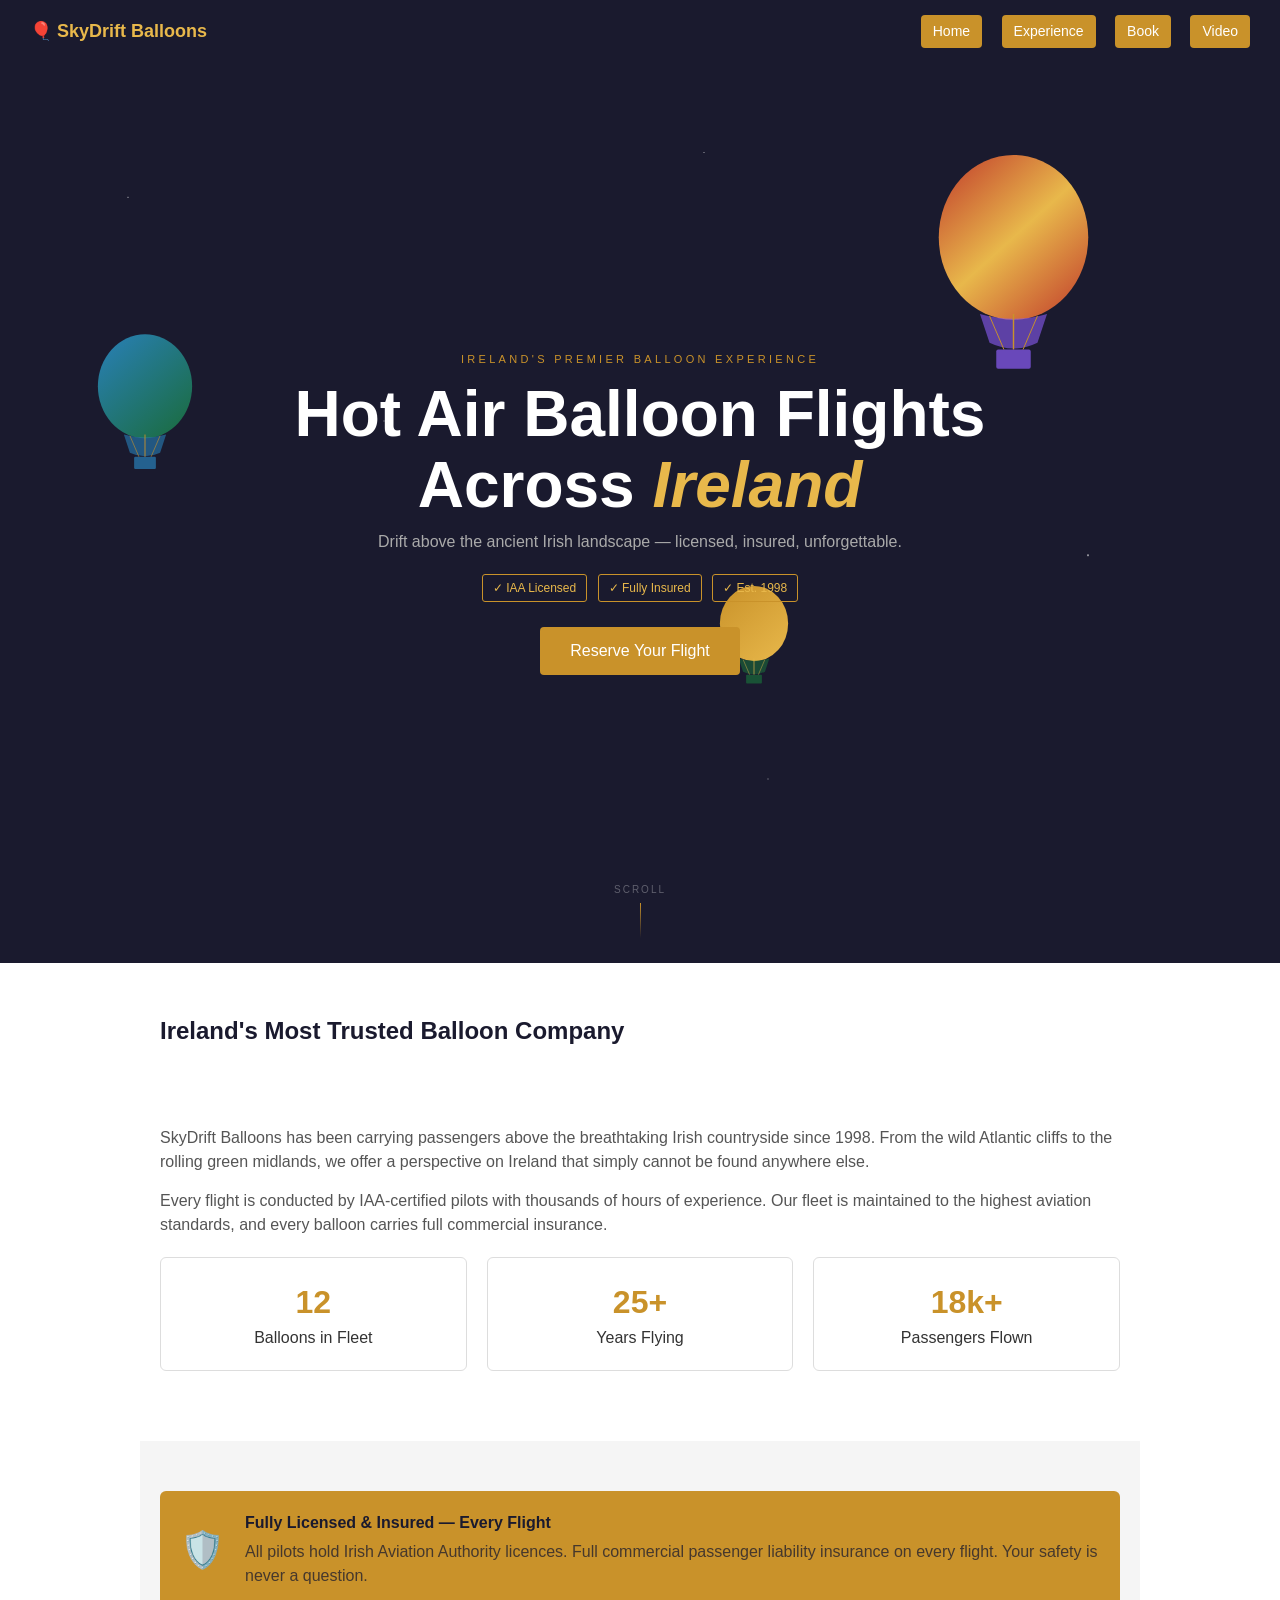
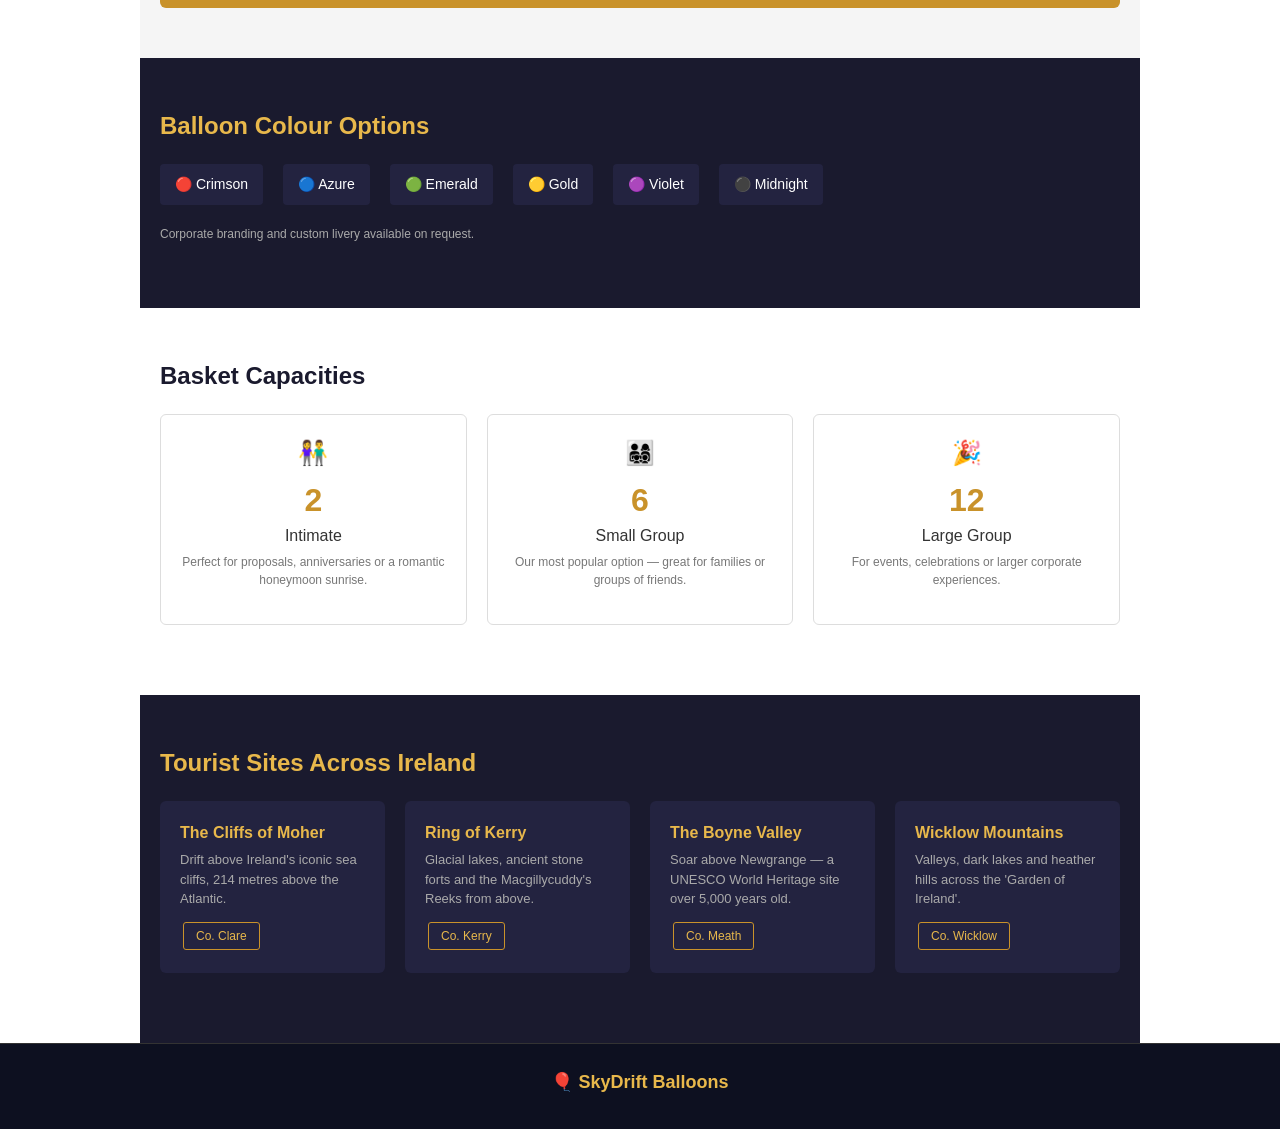
<file: index.html>
<!DOCTYPE html>
<html lang="en">
<head>
  <meta charset="UTF-8">
  <meta name="viewport" content="width=device-width, initial-scale=1.0">
  <title>SkyDrift Balloons — Ireland</title>
  <link rel="stylesheet" href="style.css">
</head>
<body>

<div class="header">
  <div class="logo"><a href="./index.html" style="text-decoration: none; color: inherit;">🎈 SkyDrift Balloons</a></div>
  <div class="nav">
    <a href="index.html" class="btn">Home</a>
    <a href="experience.html"class="btn">Experience</a>
    <a href="book.html" class="btn">Book</a>
    <a href="video.html" class="btn">Video</a>
  </div>
</div>

<section class="hero">
  <div class="stars"></div>
  
 <svg class="balloon-float" width="175" height="230"><use href="./images/baloon.svg#balloon-1"/></svg>
  <svg class="balloon-float" width="110" height="145"><use href="./images/baloon.svg#balloon-2"/></svg>
  <svg class="balloon-float" width="80"  height="105"><use href="./images/baloon.svg#balloon-3"/></svg>

  <div class="hero-content">
    <p class="hero-eyebrow">Ireland's Premier Balloon Experience</p>
    <h1 class="hero-title">Hot Air Balloon Flights<br>Across <em>Ireland</em></h1>
    <p class="hero-sub">Drift above the ancient Irish landscape — licensed, insured, unforgettable.</p>
    <div class="hero-badges">
      <span class="badge">✓ IAA Licensed</span>
      <span class="badge">✓ Fully Insured</span>
      <span class="badge">✓ Est. 1998</span>
    </div>
    <a href="book.html" class="hero-btn big">Reserve Your Flight</a>
  </div>

  <div class="scroll-hint">Scroll</div>
</section>

<div class="section">
  <h2>Ireland's Most Trusted Balloon Company</h2><br><br><br>
  <p>SkyDrift Balloons has been carrying passengers above the breathtaking Irish countryside since 1998. From the wild Atlantic cliffs to the rolling green midlands, we offer a perspective on Ireland that simply cannot be found anywhere else.</p>
  <p>Every flight is conducted by IAA-certified pilots with thousands of hours of experience. Our fleet is maintained to the highest aviation standards, and every balloon carries full commercial insurance.</p>
  
  <div class="row">
    <div class="card">
      <div class="big-number">12</div>
      <div>Balloons in Fleet</div>
    </div>
    <div class="card">
      <div class="big-number">25+</div>
      <div>Years Flying</div>
    </div>
    <div class="card">
      <div class="big-number">18k+</div>
      <div>Passengers Flown</div>
    </div>
  </div>
</div>


<div class="section gray">
  <div class="highlight">
    <div class="big-icon">🛡️</div>
    <div>
      <h3>Fully Licensed & Insured — Every Flight</h3>
      <p>All pilots hold Irish Aviation Authority licences. Full commercial passenger liability insurance on every flight. Your safety is never a question.</p>
    </div>
  </div>
</div>


<div class="section dark">
  <h2>Balloon Colour Options</h2>
  <div class="row">
    <div class="mini-card">🔴 Crimson</div>
    <div class="mini-card">🔵 Azure</div>
    <div class="mini-card">🟢 Emerald</div>
    <div class="mini-card">🟡 Gold</div>
    <div class="mini-card">🟣 Violet</div>
    <div class="mini-card">⚫ Midnight</div>
  </div>
  <p class="note">Corporate branding and custom livery available on request.</p>
</div>


<div class="section">
  <h2>Basket Capacities</h2>
  <div class="row">
    <div class="card">
      <div class="icon">👫</div>
      <div class="big-number">2</div>
      <div>Intimate</div>
      <p class="small">Perfect for proposals, anniversaries or a romantic honeymoon sunrise.</p>
    </div>
    <div class="card">
      <div class="icon">👨‍👩‍👧‍👦</div>
      <div class="big-number">6</div>
      <div>Small Group</div>
      <p class="small">Our most popular option — great for families or groups of friends.</p>
    </div>
    <div class="card">
      <div class="icon">🎉</div>
      <div class="big-number">12</div>
      <div>Large Group</div>
      <p class="small">For events, celebrations or larger corporate experiences.</p>
    </div>
  </div>
</div>


<div class="section dark">
  <h2>Tourist Sites Across Ireland</h2>
  <div class="row">
    <div class="location-card">
      <h3>The Cliffs of Moher</h3>
      <p>Drift above Ireland's iconic sea cliffs, 214 metres above the Atlantic.</p>
      <div class="location-tag">Co. Clare</div>
    </div>
    <div class="location-card">
      <h3>Ring of Kerry</h3>
      <p>Glacial lakes, ancient stone forts and the Macgillycuddy's Reeks from above.</p>
      <div class="location-tag">Co. Kerry</div>
    </div>
    <div class="location-card">
      <h3>The Boyne Valley</h3>
      <p>Soar above Newgrange — a UNESCO World Heritage site over 5,000 years old.</p>
      <div class="location-tag">Co. Meath</div>
    </div>
    <div class="location-card">
      <h3>Wicklow Mountains</h3>
      <p>Valleys, dark lakes and heather hills across the 'Garden of Ireland'.</p>
      <div class="location-tag">Co. Wicklow</div>
    </div>
  </div>
</div>


<div class="footer">
  <div class="logo">🎈 SkyDrift Balloons</div>
</div>

</body>
</html>
</file>
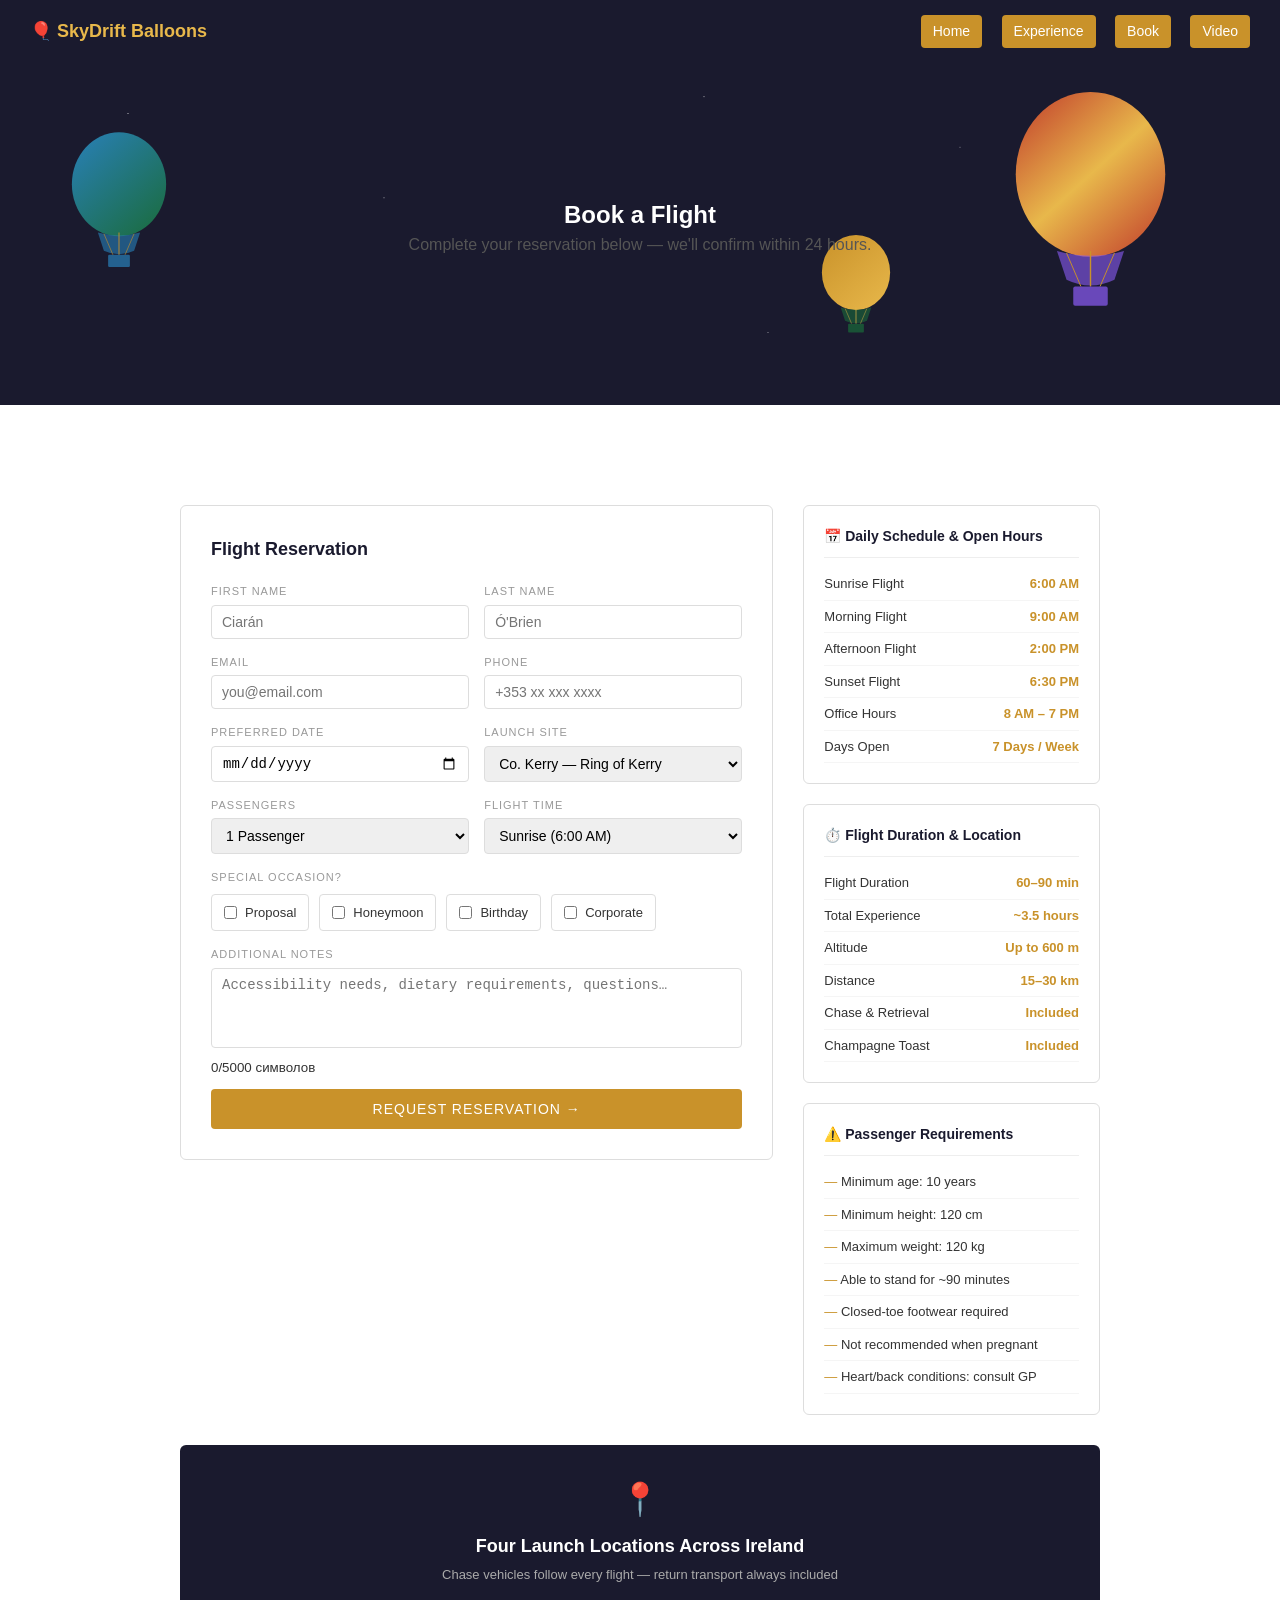
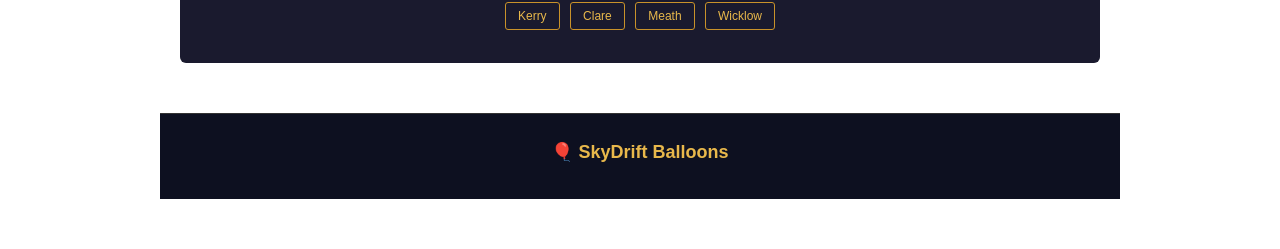
<file: book.html>
<!DOCTYPE html>
<html lang="en">
<head>
  <meta charset="UTF-8">
  <meta name="viewport" content="width=device-width, initial-scale=1.0">
  <title>Book a Flight — SkyDrift Balloons</title>
  <link rel="stylesheet" href="style.css">
</head>
<body>

<div class="header">
  <div class="logo"><a href="./index.html" style="text-decoration: none; color: inherit;">🎈 SkyDrift Balloons</a></div>
  <div class="nav">
    <a href="index.html"class="btn">Home</a>
    <a href="experience.html"class="btn">Experience</a>
    <a href="book.html" class="btn active">Book</a>
    <a href="video.html" class="btn active">Video</a>
  </div>
</div>
<section class="hero hero--small">
  <div class="stars"></div>


 <svg class="balloon-float" width="175" height="230"><use href="./images/baloon.svg#balloon-1"/></svg>
  <svg class="balloon-float" width="110" height="145"><use href="./images/baloon.svg#balloon-2"/></svg>
  <svg class="balloon-float" width="80"  height="105"><use href="./images/baloon.svg#balloon-3"/></svg>

  <div class="hero-content">
  <h1>Book a Flight</h1>
  <p class="hero-text">Complete your reservation below — we'll confirm within 24 hours.</p>


  </div>
</section>


<div class="section">

<div class="modal-window"  id="modal-toggle">
  <h2>🎉 Thanks for registering!</h2>
  <p>Expect a call from the manager soon.</p>
  <a href="book.html" class="modal-close">Close</a>
</div>


<form method="get" action="#modal-toggle">
<div class="section">
  <div class="book-layout">
    

    <div class="form-container">
      <div class="form-box">
        <h3>Flight Reservation</h3>
        
        <div class="form-row">
          <div class="form-field">
            <label>First Name</label>
            <input type="text" placeholder="Ciarán" required>
          </div>
          <div class="form-field">
            <label>Last Name</label>
            <input type="text" placeholder="Ó'Brien" required>
          </div>
        </div>
        
        <div class="form-row">
          <div class="form-field">
            <label>Email</label>
            <input type="email" placeholder="you@email.com" required>
          </div>
          <div class="form-field">
            <label>Phone</label>
            <input type="tel" placeholder="+353 xx xxx xxxx" required>
          </div>
        </div>
        
        <div class="form-row">
          <div class="form-field">
            <label>Preferred Date</label>
            <input type="date" required>
          </div>
          <div class="form-field">
            <label>Launch Site</label>
            <select>
              <option>Co. Kerry — Ring of Kerry</option>
              <option>Co. Clare — Cliffs of Moher</option>
              <option>Co. Meath — Boyne Valley</option>
              <option>Co. Wicklow — Mountains</option>
            </select>
          </div>
        </div>
        
        <div class="form-row">
          <div class="form-field">
            <label>Passengers</label>
            <select>
              <option>1 Passenger</option>
              <option>2 Passengers</option>
              <option>3–6 Passengers</option>
              <option>7–12 Passengers</option>
            </select>
          </div>
          <div class="form-field">
            <label>Flight Time</label>
            <select>
              <option>Sunrise (6:00 AM)</option>
              <option>Morning (9:00 AM)</option>
              <option>Afternoon (2:00 PM)</option>
              <option>Sunset (6:30 PM)</option>
            </select>
          </div>
        </div>
        
        <label class="checkbox-label">Special Occasion?</label>
        <div class="checkbox-group">
          <label class="checkbox-item">
            <input type="checkbox"> <span> Proposal</span>
          </label>
          <label class="checkbox-item">
            <input type="checkbox"> <span> Honeymoon</span>
          </label>
          <label class="checkbox-item">
            <input type="checkbox"> <span> Birthday</span>
          </label>
          <label class="checkbox-item">
            <input type="checkbox"> <span> Corporate</span>
          </label>
        </div>
        
        <div class="form-field">
          <label>Additional Notes</label>
          <textarea  placeholder="Accessibility needs, dietary requirements, questions…" 
                      maxlength="5000"
                     rows="5"></textarea>
           <small class="char-counter">0/5000 символов</small>
        </div>
        
         <button type="submit" class="submit-btn">Request Reservation →</button>
        </form>
      </div>
    </div>
    

    <div class="sidebar">
      
      <div class="info-card">
        <h4>📅 Daily Schedule & Open Hours</h4>
        <div class="info-row"><span>Sunrise Flight</span><span>6:00 AM</span></div>
        <div class="info-row"><span>Morning Flight</span><span>9:00 AM</span></div>
        <div class="info-row"><span>Afternoon Flight</span><span>2:00 PM</span></div>
        <div class="info-row"><span>Sunset Flight</span><span>6:30 PM</span></div>
        <div class="info-row"><span>Office Hours</span><span>8 AM – 7 PM</span></div>
        <div class="info-row"><span>Days Open</span><span>7 Days / Week</span></div>
      </div>
      
      <div class="info-card">
        <h4>⏱️ Flight Duration & Location</h4>
        <div class="info-row"><span>Flight Duration</span><span>60–90 min</span></div>
        <div class="info-row"><span>Total Experience</span><span>~3.5 hours</span></div>
        <div class="info-row"><span>Altitude</span><span>Up to 600 m</span></div>
        <div class="info-row"><span>Distance</span><span>15–30 km</span></div>
        <div class="info-row"><span>Chase & Retrieval</span><span>Included</span></div>
        <div class="info-row"><span>Champagne Toast</span><span>Included</span></div>
      </div>
      
      
      <div class="info-card">
        <h4>⚠️ Passenger Requirements</h4>
        <div class="limit-item">Minimum age: 10 years</div>
        <div class="limit-item">Minimum height: 120 cm</div>
        <div class="limit-item">Maximum weight: 120 kg</div>
        <div class="limit-item">Able to stand for ~90 minutes</div>
        <div class="limit-item">Closed-toe footwear required</div>
        <div class="limit-item">Not recommended when pregnant</div>
        <div class="limit-item">Heart/back conditions: consult GP</div>
      </div>
    </div>
  </div>
  

  <div class="map-card">
    <div class="map-icon">📍</div>
    <h4>Four Launch Locations Across Ireland</h4>
    <p>Chase vehicles follow every flight — return transport always included</p>
    <div>
      <span class="location-tag">Kerry</span>
      <span class="location-tag">Clare</span>
      <span class="location-tag">Meath</span>
      <span class="location-tag">Wicklow</span>
    </div>
  </div>
</div>



<div class="footer">
  <div class="logo">🎈 SkyDrift Balloons</div>
</div>


</body>
</html>
</file>
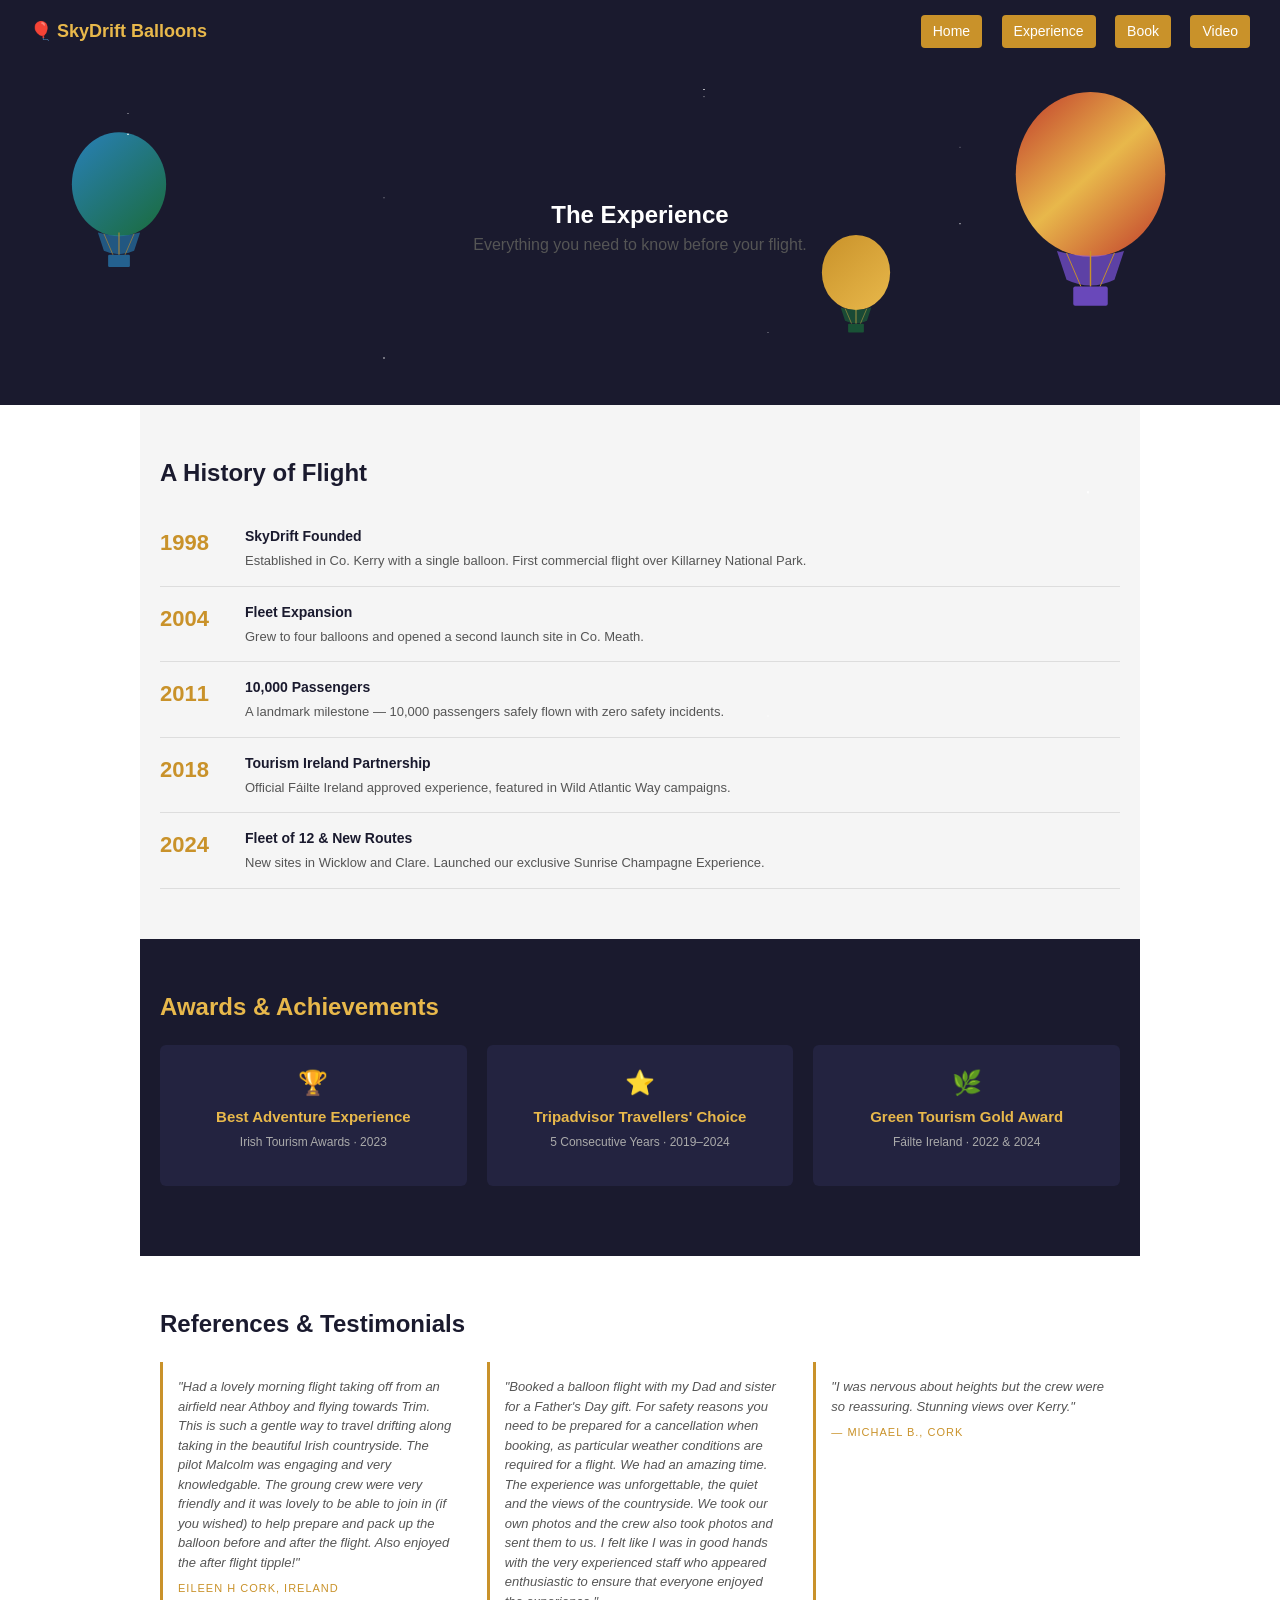
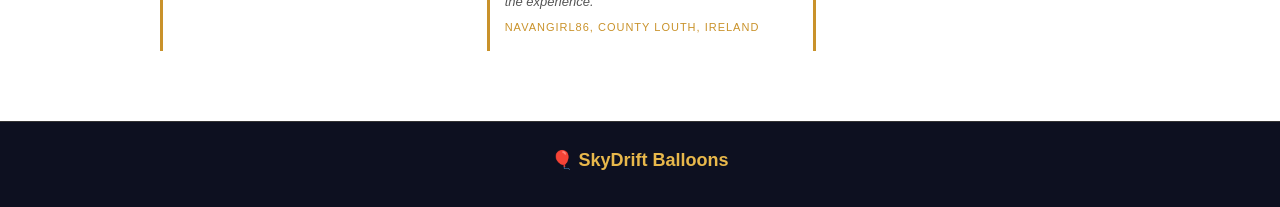
<file: experience.html>
<!DOCTYPE html>
<html lang="en">
<head>
  <meta charset="UTF-8">
  <meta name="viewport" content="width=device-width, initial-scale=1.0">
  <title>Experience — SkyDrift Balloons</title>
  <link rel="stylesheet" href="style.css">
</head>
<body>


<div class="header">
  <div class="logo"><a href="./index.html" style="text-decoration: none; color: inherit;">🎈 SkyDrift Balloons</a></div>

  <div class="nav">
    <a href="index.html"class="btn">Home</a>
    <a href="experience.html"class="btn">Experience</a>
    <a href="book.html" class="btn">Book</a>
    <a href="video.html" class="btn">Video</a>
  </div>
</div>


<section class="hero hero--small">
  <div class="stars"></div>

 <svg class="balloon-float" width="175" height="230"><use href="./images/baloon.svg#balloon-1"/></svg>
  <svg class="balloon-float" width="110" height="145"><use href="./images/baloon.svg#balloon-2"/></svg>
  <svg class="balloon-float" width="80"  height="105"><use href="./images/baloon.svg#balloon-3"/></svg>



  <div class="hero-content">
  <h1>The Experience</h1>
  <p class="hero-text">Everything you need to know before your flight.</p>


  </div>
</section>


<div class="section gray">
  <h2>A History of Flight</h2>
  
  <div class="timeline">
    <div class="timeline-item">
      <div class="year">1998</div>
      <div>
        <h4>SkyDrift Founded</h4>
        <p>Established in Co. Kerry with a single balloon. First commercial flight over Killarney National Park.</p>
      </div>
    </div>
    <div class="timeline-item">
      <div class="year">2004</div>
      <div>
        <h4>Fleet Expansion</h4>
        <p>Grew to four balloons and opened a second launch site in Co. Meath.</p>
      </div>
    </div>
    <div class="timeline-item">
      <div class="year">2011</div>
      <div>
        <h4>10,000 Passengers</h4>
        <p>A landmark milestone — 10,000 passengers safely flown with zero safety incidents.</p>
      </div>
    </div>
    <div class="timeline-item">
      <div class="year">2018</div>
      <div>
        <h4>Tourism Ireland Partnership</h4>
        <p>Official Fáilte Ireland approved experience, featured in Wild Atlantic Way campaigns.</p>
      </div>
    </div>
    <div class="timeline-item">
      <div class="year">2024</div>
      <div>
        <h4>Fleet of 12 & New Routes</h4>
        <p>New sites in Wicklow and Clare. Launched our exclusive Sunrise Champagne Experience.</p>
      </div>
    </div>
  </div>
</div>


<div class="section dark">
  <h2>Awards & Achievements</h2>
  <div class="row">
    <div class="award-card">
      <div class="icon">🏆</div>
      <h3>Best Adventure Experience</h3>
      <p>Irish Tourism Awards · 2023</p>
    </div>
    <div class="award-card">
      <div class="icon">⭐</div>
      <h3>Tripadvisor Travellers' Choice</h3>
      <p>5 Consecutive Years · 2019–2024</p>
    </div>
    <div class="award-card">
      <div class="icon">🌿</div>
      <h3>Green Tourism Gold Award</h3>
      <p>Fáilte Ireland · 2022 & 2024</p>
    </div>
  </div>
</div>

<div class="section">
  <h2>References & Testimonials</h2>
  <div class="row">
    <div class="testimonial">
      <div class="stars">★★★★★</div>
      <p>"Had a lovely morning flight taking off from an airfield near Athboy and flying towards Trim. This is such a gentle way to travel drifting along taking in the beautiful Irish countryside. The pilot Malcolm was engaging and very knowledgable. The groung crew were very friendly and it was lovely to be able to join in (if you wished) to help prepare and pack up the balloon before and after the flight. Also enjoyed the after flight tipple!"</p>
      <div class="author">Eileen H Cork, Ireland</div>
    </div>
    <div class="testimonial">
      <div class="stars">★★★★★</div>
      <p>"Booked a balloon flight with my Dad and sister for a Father's Day gift. For safety reasons you need to be prepared for a cancellation when booking, as particular weather conditions are required for a flight. We had an amazing time. The experience was unforgettable, the quiet and the views of the countryside. We took our own photos and the crew also took photos and sent them to us. I felt like I was in good hands with the very experienced staff who appeared enthusiastic to ensure that everyone enjoyed the experience."</p>
      <div class="author">navangirl86, County Louth, Ireland</div>
    </div>
    <div class="testimonial">
      <div class="stars">★★★★★</div>
      <p>"I was nervous about heights but the crew were so reassuring. Stunning views over Kerry."</p>
      <div class="author">— Michael B., Cork</div>
    </div>
  </div>
</div>

<div class="footer">
  <div class="logo">🎈 SkyDrift Balloons</div>
</div>
</body>
</html>
</file>
<file: style.css>
* {
  margin: 0;
  padding: 0;
  box-sizing: border-box;
}

body {
  font-family: Arial, sans-serif;
  background: #fff;
  color: #333;
  line-height: 1.5;
}

:root {
  --dark: #1a1a2e;
  --gold: #c9922a;
  --light-gold: #e8b84b;
  --gray: #f5f5f5;
  --dark-gray: #232340;
  --text-gray: #555;
  --light-text: #aaa;
}

/* ===== HEADER ===== */
.header {
  background: var(--dark);
  padding: 15px 30px;
  display: flex;
  justify-content: space-between;
  align-items: center;
  position: sticky;
  top: 0;
  z-index: 10;
}

.logo {
  color: var(--light-gold);
  font-size: 18px;
  font-weight: bold;
}

.logo a {
  text-decoration: none;
  color: inherit;
}

/* ===== NAVIGATION ===== */
.nav a {
  color: #ccc;
  text-decoration: none;
  margin-left: 15px;
  font-size: 14px;
}

.nav a:hover {
  color: #fff;
}

.nav a.btn {
  background: var(--gold);
  color: #fff;
  padding: 6px 12px;
  border-radius: 4px;
}

.nav a.btn:hover {
  background: var(--light-gold);
}

/* ===== HERO SECTION ===== */
.hero {
  background: var(--dark);
  color: #fff;
  text-align: center;
  position: relative;
  overflow: hidden;
  min-height: 100vh;          
  display: flex;
  align-items: center;
  justify-content: center;
}


.hero--small {
  min-height: 38vh;           
  padding: 40px 20px;
}

.hero--small .balloon-float:nth-of-type(1) { top: 8%;  right: 8%; }
.hero--small .balloon-float:nth-of-type(2) { top: 20%; left: 5%; }
.hero--small .balloon-float:nth-of-type(3) { top: 50%; right: 30%; }

.stars {
  position: absolute;
  inset: 0;
  background-image:
    radial-gradient(1px 1px at 10% 15%, rgba(255,255,255,0.7) 0%, transparent 100%),
    radial-gradient(1px 1px at 30% 40%, rgba(255,255,255,0.5) 0%, transparent 100%),
    radial-gradient(1px 1px at 55% 10%, rgba(255,255,255,0.6) 0%, transparent 100%),
    radial-gradient(1px 1px at 75% 25%, rgba(255,255,255,0.4) 0%, transparent 100%),
    radial-gradient(1.5px 1.5px at 85% 55%, rgba(255,255,255,0.8) 0%, transparent 100%),
    radial-gradient(1px 1px at 60% 80%, rgba(255,255,255,0.5) 0%, transparent 100%);
  pointer-events: none;
}

.balloon-float {
  position: absolute;
  animation: floatUp 7s ease-in-out infinite;
  pointer-events: none;
}

.balloon-float:nth-of-type(1) { right: 14%; top: 10%; }
.balloon-float:nth-of-type(2) { left: 7%;  top: 30%; animation-delay: -3s; animation-duration: 9s; }
.balloon-float:nth-of-type(3) { right: 38%; top: 58%; animation-delay: -5s; animation-duration: 8s; }

@keyframes floatUp {
  0%, 100% { transform: translateY(0); }
  50%       { transform: translateY(-20px); }
}

.hero-content {
  position: relative;
  z-index: 2;
  animation: fadeUp 1.2s ease both;
}

@keyframes fadeUp {
  from { opacity: 0; transform: translateY(30px); }
  to   { opacity: 1; transform: translateY(0); }
}

.hero-eyebrow {
  font-size: 11px;
  letter-spacing: 0.3em;
  text-transform: uppercase;
  color: var(--gold);
  margin-bottom: 12px;
}

.hero-title {
  font-size: clamp(2.2rem, 6vw, 4rem);
  color: #fff;
  font-weight: 700;
  line-height: 1.1;
  margin-bottom: 10px;
}

.hero-title em {
  font-style: italic;
  color: var(--light-gold);
}

.hero-sub {
  font-size: 16px;
  color: #aaa;
  margin-bottom: 20px;
}

.hero-badges {
  margin-bottom: 25px;
}

.hero-btn {
  background: var(--gold);
  color: #fff;
  padding: 12px 30px;
  text-decoration: none;
  border-radius: 4px;
  display: inline-block;
  font-size: 16px;
  transition: background 0.3s;
}

.hero-btn:hover { background: var(--light-gold); }

.scroll-hint {
  position: absolute;
  bottom: 25px;
  left: 50%;
  transform: translateX(-50%);
  font-size: 10px;
  letter-spacing: 0.2em;
  text-transform: uppercase;
  color: rgba(255,255,255,0.3);
  display: flex;
  flex-direction: column;
  align-items: center;
  gap: 6px;
  animation: scrollBounce 2.5s ease infinite;
}

.scroll-hint::after {
  content: '';
  width: 1px;
  height: 35px;
  background: linear-gradient(to bottom, var(--gold), transparent);
}

@keyframes scrollBounce {
  0%, 100% { transform: translateX(-50%) translateY(0); }
  50%       { transform: translateX(-50%) translateY(7px); }
}

.badges {
  margin-bottom: 25px;
}

.badge {
  display: inline-block;
  border: 1px solid var(--gold);
  color: var(--light-gold);
  padding: 4px 10px;
  border-radius: 3px;
  font-size: 12px;
  margin: 0 3px;
}

.btn {
  background: var(--gold);
  color: #fff;
  padding: 8px 16px;
  text-decoration: none;
  border-radius: 4px;
  display: inline-block;
  font-size: 14px;
}

.btn.big {
  padding: 12px 30px;
  font-size: 16px;
}

.btn:hover {
  background: var(--light-gold);
}

/* ===== SECTIONS ===== */
.section {
  padding: 50px 20px;
  max-width: 1000px;
  margin: 0 auto;
}

.section.gray {
  background: var(--gray);
}

.section.dark {
  background: var(--dark);
}

.section.dark h2 {
  color: var(--light-gold);
}

.section.dark p {
  color: var(--light-text);
}

h2 {
  font-size: 24px;
  color: var(--dark);
  margin-bottom: 5px;
}

h3 {
  font-size: 16px;
  margin-bottom: 5px;
}

p {
  color: var(--text-gray);
  margin-bottom: 15px;
}

.note {
  font-size: 12px;
  color: var(--light-text);
  margin-top: 10px;
}

/* ===== GRID ===== */
.row {
  display: flex;
  gap: 20px;
  flex-wrap: wrap;
  margin: 20px 0;
}

/* ===== CARDS ===== */
.card {
  flex: 1;
  min-width: 150px;
  border: 1px solid #ddd;
  border-radius: 6px;
  padding: 20px;
  background: #fff;
  text-align: center;
}

.big-number {
  font-size: 32px;
  color: var(--gold);
  font-weight: bold;
  display: block;
}

.icon {
  font-size: 24px;
  margin-bottom: 5px;
  display: block;
}

.small {
  font-size: 12px;
  color: #777;
  margin-top: 5px;
}

/* ===== MINI CARDS (Colors) ===== */
.mini-card {
  background: var(--dark-gray);
  color: #fff;
  padding: 10px 15px;
  border-radius: 4px;
  font-size: 14px;
  min-width: 80px;
  text-align: center;
}

/* ===== LOCATION CARDS ===== */
.location-card {
  flex: 1;
  min-width: 180px;
  background: var(--dark-gray);
  border-radius: 6px;
  padding: 20px;
}

.location-card h3 {
  color: var(--light-gold);
  font-size: 16px;
  margin-bottom: 5px;
}

.location-card p {
  color: var(--light-text);
  font-size: 13px;
  margin-bottom: 10px;
}

.location-tag {
  display: inline-block;
  border: 1px solid var(--gold);
  color: var(--light-gold);
  padding: 4px 12px;
  border-radius: 3px;
  font-size: 12px;
  margin: 3px;
}

/* BOOKING MODAL */
    
      .modal-overlay {
        display: none;
        position: fixed;
        top: 0;
        left: 0;
        width: 100%;
        height: 100%;
        background: rgba(0,0,0,0.7);
        z-index: 999;
      }
    

    .modal-window {
      display: none;
      position: fixed;
      top: 50%;
      left: 50%;
      transform: translate(-50%, -50%);
      background: white;
      padding: 40px;
      border-radius: 8px;
      box-shadow: 0 10px 30px rgba(0,0,0,0.3);
      z-index: 1000;
      text-align: center;
      min-width: 300px;
      border-top: 5px solid var(--gold);
    }
    

        .modal-window:target {
      display: block;
    }

    .modal-window:target ~ .modal-overlay {
      display: block;
    }

    .modal-window h2 {
      color: var(--dark);
      margin-bottom: 15px;
    }

    .modal-window p {
      color: var(--text-gray);
      margin-bottom: 25px;
    }

    .modal-close {
      background: var(--gold);
      color: white;
      border: none;
      padding: 10px 25px;
      border-radius: 4px;
      cursor: pointer;
      font-size: 14px;
      text-decoration: none;
      display: inline-block;
    }

    .modal-close:hover {
      background: var(--light-gold);
    }
    
    .open-modal {
      background: var(--gold);
      color: white;
      padding: 10px 20px;
      border: none;
      border-radius: 4px;
      cursor: pointer;
    }

/* BOKKING PAGE STYLES */

.book-layout {
  display: flex;
  gap: 30px;
  align-items: flex-start;
  flex-wrap: wrap;
  margin-bottom: 30px;
}

.form-container {
  flex: 2;
  min-width: 300px;
}

.sidebar {
  flex: 1;
  min-width: 250px;
  display: flex;
  flex-direction: column;
  gap: 20px;
}

.form-box {
  border: 1px solid #ddd;
  border-radius: 6px;
  padding: 30px;
  background: #fff;
}

.form-box h3 {
  font-size: 18px;
  color: var(--dark);
  margin-bottom: 20px;
}

.form-row {
  display: flex;
  gap: 15px;
  flex-wrap: wrap;
  margin-bottom: 15px;
}

.form-field {
  flex: 1;
  min-width: 140px;
}

.form-field label {
  display: block;
  font-size: 11px;
  text-transform: uppercase;
  letter-spacing: 1px;
  color: #999;
  margin-bottom: 5px;
}

.form-field input,
.form-field select,
.form-field textarea {
  width: 100%;
  padding: 8px 10px;
  border: 1px solid #ddd;
  border-radius: 4px;
  font-size: 14px;
}

.form-field textarea {
  height: 80px;
  resize: none;
}

.form-field input:focus,
.form-field select:focus,
.form-field textarea:focus {
  border-color: var(--gold);
  outline: none;
}

.checkbox-label {
  display: block;
  font-size: 11px;
  text-transform: uppercase;
  letter-spacing: 1px;
  color: #999;
  margin-bottom: 8px;
}

.checkbox-group {
  display: flex;
  gap: 10px;
  flex-wrap: wrap;
  margin-bottom: 15px;
}

.checkbox-item {
  display: flex;
  align-items: center;
  gap: 5px;
  border: 1px solid #ddd;
  border-radius: 4px;
  padding: 8px 12px;
  cursor: pointer;
  font-size: 13px;
}

.checkbox-item input {
  margin-right: 3px;
}

.submit-btn {
  width: 100%;
  background: var(--gold);
  color: #fff;
  padding: 12px;
  border: none;
  border-radius: 4px;
  font-size: 14px;
  text-transform: uppercase;
  letter-spacing: 1px;
  cursor: pointer;
  margin-top: 10px;
}

.submit-btn:hover {
  background: var(--light-gold);
}

/* BOOKING SIDEBAR */
.info-card {
  border: 1px solid #ddd;
  border-radius: 6px;
  padding: 20px;
  background: #fff;
}

.info-card h4 {
  font-size: 14px;
  color: var(--dark);
  padding-bottom: 10px;
  border-bottom: 1px solid #eee;
  margin-bottom: 10px;
}

.info-row {
  display: flex;
  justify-content: space-between;
  padding: 6px 0;
  border-bottom: 1px solid #f5f5f5;
  font-size: 13px;
}

.info-row span:last-child {
  color: var(--gold);
  font-weight: bold;
}

.limit-item {
  padding: 6px 0;
  border-bottom: 1px solid #f5f5f5;
  font-size: 13px;
}

.limit-item::before {
  content: "— ";
  color: var(--gold);
}

/* BOOKING MAP */
.map-card {
  background: var(--dark);
  border-radius: 6px;
  padding: 30px 20px;
  text-align: center;
  margin-top: 20px;
}

.map-icon {
  font-size: 32px;
}

.map-card h4 {
  color: #fff;
  font-size: 18px;
  margin: 10px 0 5px;
}

.map-card p {
  color: var(--light-text);
  font-size: 13px;
  margin-bottom: 15px;
}

/* ===== AWARD CARDS ===== */
.award-card {
  flex: 1;
  min-width: 150px;
  background: var(--dark-gray);
  border-radius: 6px;
  padding: 20px;
  text-align: center;
}

.award-card h3 {
  color: var(--light-gold);
  font-size: 15px;
}

.award-card p {
  color: var(--light-text);
  font-size: 12px;
}

/* ===== HIGHLIGHT ===== */
.highlight {
  background: var(--gold);
  border-radius: 6px;
  padding: 20px;
  display: flex;
  align-items: center;
  gap: 20px;
}

.big-icon {
  font-size: 36px;
  flex-shrink: 0;
}

.highlight h3 {
  color: var(--dark);
  margin-bottom: 5px;
}

.highlight p {
  color: rgba(26, 26, 46, 0.75);
  margin: 0;
}

/* ===== TIMELINE ===== */
.timeline {
  margin-top: 20px;
}

.timeline-item {
  display: flex;
  gap: 20px;
  padding: 15px 0;
  border-bottom: 1px solid #ddd;
}

.timeline-item .year {
  font-size: 22px;
  color: var(--gold);
  font-weight: bold;
  min-width: 65px;
}

.timeline-item h4 {
  font-size: 14px;
  color: var(--dark);
  margin-bottom: 4px;
}

.timeline-item p {
  font-size: 13px;
  margin: 0;
}

/* ===== TESTIMONIALS ===== */
.testimonial {
  flex: 1;
  min-width: 200px;
  border-left: 3px solid var(--gold);
  padding: 15px;
  background: #fff;
}

.stars {
  color: var(--gold);
  margin-bottom: 5px;
}

.testimonial p {
  font-style: italic;
  font-size: 13px;
  margin-bottom: 8px;
}

.testimonial .author {
  font-size: 11px;
  text-transform: uppercase;
  letter-spacing: 1px;
  color: var(--gold);
}

/* ===== MEDIA GALLERY (video.html) ===== */
.media-full {
  display: grid;
  grid-template-columns: repeat(auto-fit, minmax(300px, 1fr));
  gap: 30px;
  margin: 40px 0;
}

.media-card {
  background: #fff;
  border: 1px solid #ddd;
  border-radius: 8px;
  overflow: hidden;
  transition: transform 0.3s;
}

.media-card:hover {
  transform: translateY(-5px);
  box-shadow: 0 5px 15px rgba(0,0,0,0.1);
}

.media-preview {
  height: 200px;
  background: var(--dark-gray);
  position: relative;
}

.media-preview iframe,
.media-preview video {
  width: 100%;
  height: 100%;
  object-fit: cover;
}

.media-info {
  padding: 20px;
}

.media-info h3 {
  margin-bottom: 8px;
  color: var(--dark);
}

.media-info p {
  font-size: 13px;
  color: var(--text-gray);
  margin: 0;
}

/* ===== FOOTER ===== */
.footer {
  background: #0d1020;
  text-align: center;
  padding: 25px;
  border-top: 1px solid #333;
}

.footer .logo {
  margin-bottom: 8px;
  color: var(--light-gold);
}
</file>
